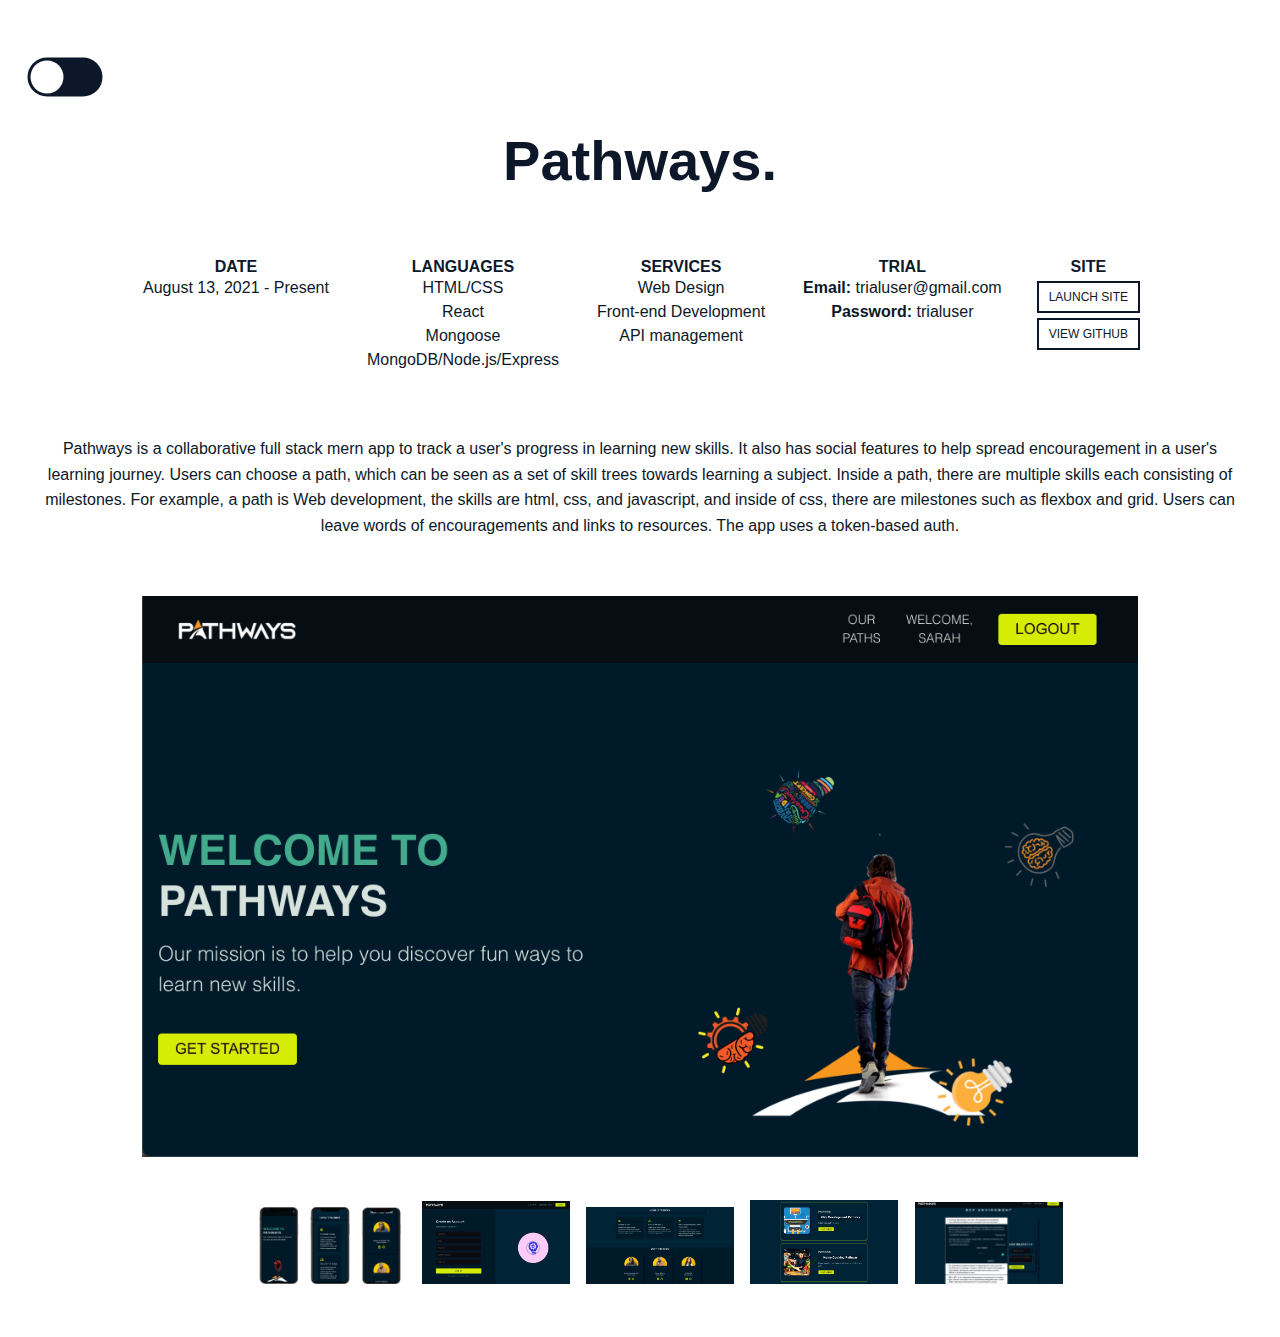
<file: projects/pathways.html>
<!DOCTYPE html>
<html lang="en">
<head>
    <meta charset="UTF-8">
    <meta http-equiv="X-UA-Compatible" content="IE=edge">
    <meta name="viewport" content="width=device-width, initial-scale=1.0">
    <link rel="stylesheet" href="project-style.css">
    <link rel="stylesheet" href="https://use.fontawesome.com/releases/v5.15.4/css/all.css" integrity="sha384-DyZ88mC6Up2uqS4h/KRgHuoeGwBcD4Ng9SiP4dIRy0EXTlnuz47vAwmeGwVChigm" crossorigin="anonymous">
    <title>Document</title>
</head>
<body>
   
    <div class="wrapper">
        <nav>
            <div class="theme-toggle">
                <input type="checkbox" class="checkbox" id="chk" />
                <label class="label" for="chk">
                    <i class="fas fa-moon"></i>
                    <i class="fas fa-sun"></i>
                    <div class="ball"></div>
                </label>
            </div>
            <div class = "goback">   <a href="/index.html#projects"><i class="fas fa-times"></i> </a></div>
        </nav>
        <div class="title">

            <h1>Pathways.</h1>
        </div>
       <div class="info">
            <div class="info-column">
                <b>DATE</b>
                <p>August 13, 2021 - Present</p>
            </div>
            <div class="info-column"> 
                <b>LANGUAGES</b>
                <p>HTML/CSS</p>
                <p>React</p>
                <p>Mongoose</p>
                <p>MongoDB/Node.js/Express</p>
                
                
                </div>
                <div class="info-column">
                    <b>SERVICES</b>
                    <p>Web Design</p>
                    <p>Front-end Development</p>
                    <p>API management</p>
                </div>
                <div class="info-column">
                    <b>TRIAL</b>
                    <p><strong>Email:</strong> trialuser@gmail.com</p>
                    <p><strong>Password:</strong> trialuser</p>
                    
                </div>
            <div class="info-column"> 
                <b>SITE</b>
                <a href="https://learn-with-pathways.herokuapp.com/" class="btn-custom" target="_blank" >LAUNCH SITE</a>
                <a href="https://github.com/RoseAHill/Pathways" class="btn-custom" target="_blank">VIEW GITHUB</a>
                
                
                
                </div>
          
        </div> 

        <div class="description">
            <p>Pathways is a collaborative full stack mern app to track a user's progress in learning new skills. It also has social features to help spread encouragement in a user's learning journey. Users can choose a path, which can be seen as a set of skill trees towards learning a subject. Inside a path, there are multiple skills each consisting of milestones. For example, a path is Web development, the skills are html, css, and javascript, and inside of css, there are milestones such as flexbox and grid. Users can leave words of encouragements and links to resources. The app uses a token-based auth. </p>

            
        </div>
        <div class="images"></div>


    </div>

    <div class="container">
	<figure>
		<img id="mainImg" src="project-images/pathways1.png">
	</figure>

	<ul>
		<li><img id="thumb4" src="./project-images/pathway-responsive.png"></li>
		<li><img id="thumb1" src="./project-images/pathways2.png"></li>
		<li><img id="thumb2" src="./project-images/pathways_3.png"></li>
		<li><img id="thumb3" src="./project-images/pathways4.png"></li>
		<li><img id="thumb5" src="./project-images/pathways6.png"></li>
	</ul>

</div>

<script src="./custom.js"></script>
</body>
</html>
</file>
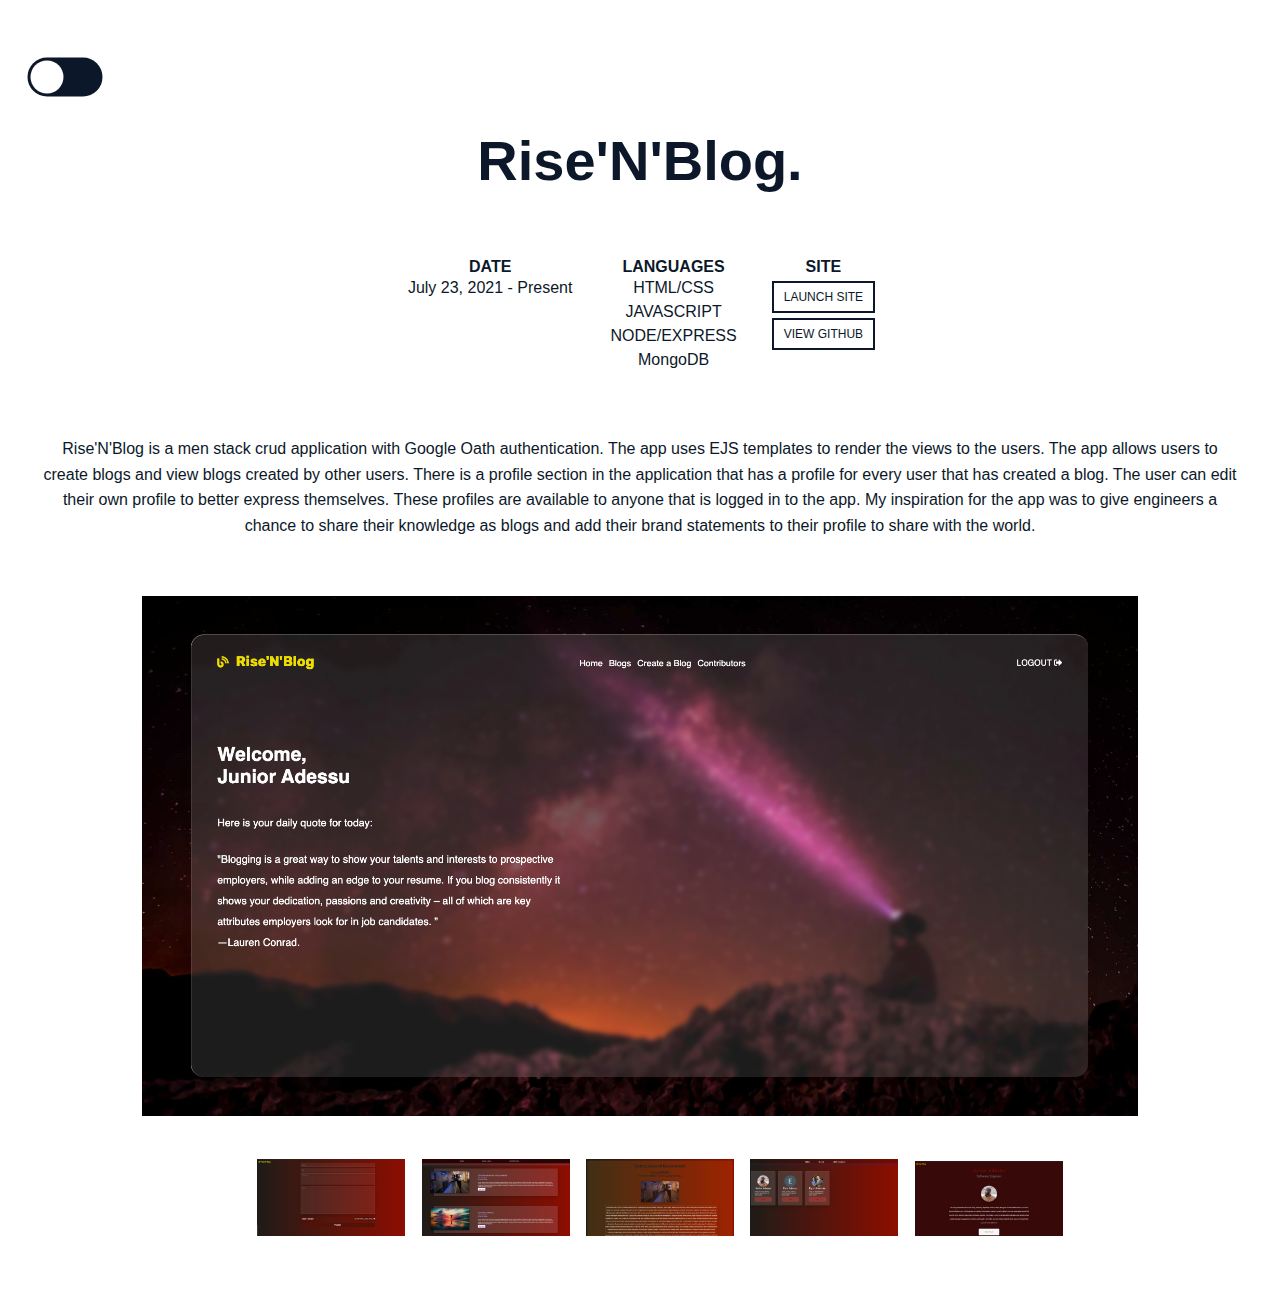
<file: projects/riseblog.html>
<!DOCTYPE html>
<html lang="en">
<head>
    <meta charset="UTF-8">
    <meta http-equiv="X-UA-Compatible" content="IE=edge">
    <meta name="viewport" content="width=device-width, initial-scale=1.0">
    <link rel="stylesheet" href="project-style.css">
    <link rel="stylesheet" href="https://use.fontawesome.com/releases/v5.15.4/css/all.css" integrity="sha384-DyZ88mC6Up2uqS4h/KRgHuoeGwBcD4Ng9SiP4dIRy0EXTlnuz47vAwmeGwVChigm" crossorigin="anonymous">
    <title>Document</title>
</head>
<body>
   
    <div class="wrapper">
        <nav>
            <div class="theme-toggle">
                <input type="checkbox" class="checkbox" id="chk" />
                <label class="label" for="chk">
                    <i class="fas fa-moon"></i>
                    <i class="fas fa-sun"></i>
                    <div class="ball"></div>
                </label>
            </div>
            
            <div class = "goback">   <a href="/index.html#projects"><i class="fas fa-times"></i> </a></div>
        </nav>
        <div class="title">

            <h1>Rise'N'Blog.</h1>
        </div>
       <div class="info">
            <div class="info-column">
                <b>DATE</b>
                <p>July 23, 2021 - Present</p>
            </div>
            <div class="info-column"> 
                <b>LANGUAGES</b>
                <p>HTML/CSS</p>
                <p>JAVASCRIPT</p>
                <p>NODE/EXPRESS</p>
                <p>MongoDB</p>
                
                
                </div>
            <div class="info-column"> 
                <b>SITE</b>
                <a href="https://risenblog.herokuapp.com/" class="btn-custom" target="_blank" >LAUNCH SITE</a>
                <a href="https://github.com/Jadessu/Rise-N-Blog" class="btn-custom" target="_blank">VIEW GITHUB</a>
                
                
                
                </div>
          
        </div> 

        <div class="description">
            <p>Rise'N'Blog is a men stack crud application with Google Oath authentication. The app uses EJS templates to render the views to the users. The app allows users to create blogs and view blogs created by other users. There is a profile section in the application that has a profile for every user that has created a blog. The user can edit their own profile to better express themselves. These profiles are available to anyone that is logged in to the app. My inspiration for the app was to give engineers a chance to share their knowledge as blogs and add their brand statements to their profile to share with the world. </p>
        </div>
        <div class="images"></div>


    </div>

    <div class="container">
	<figure>
		<img id="mainImg" src="project-images/blog1.png">
	</figure>

	<ul>
		<li><img id="thumb1" src="./project-images/blog2.png"></li>
		<li><img id="thumb2" src="./project-images/blog3.png"></li>
		<li><img id="thumb3" src="./project-images/blog4.png"></li>
		<li><img id="thumb4" src="./project-images/blog5.png"></li>
		<li><img id="thumb5" src="./project-images/blog6.png"></li>
	</ul>

</div>

<script src="./custom.js"></script>
</body>
</html>
</file>
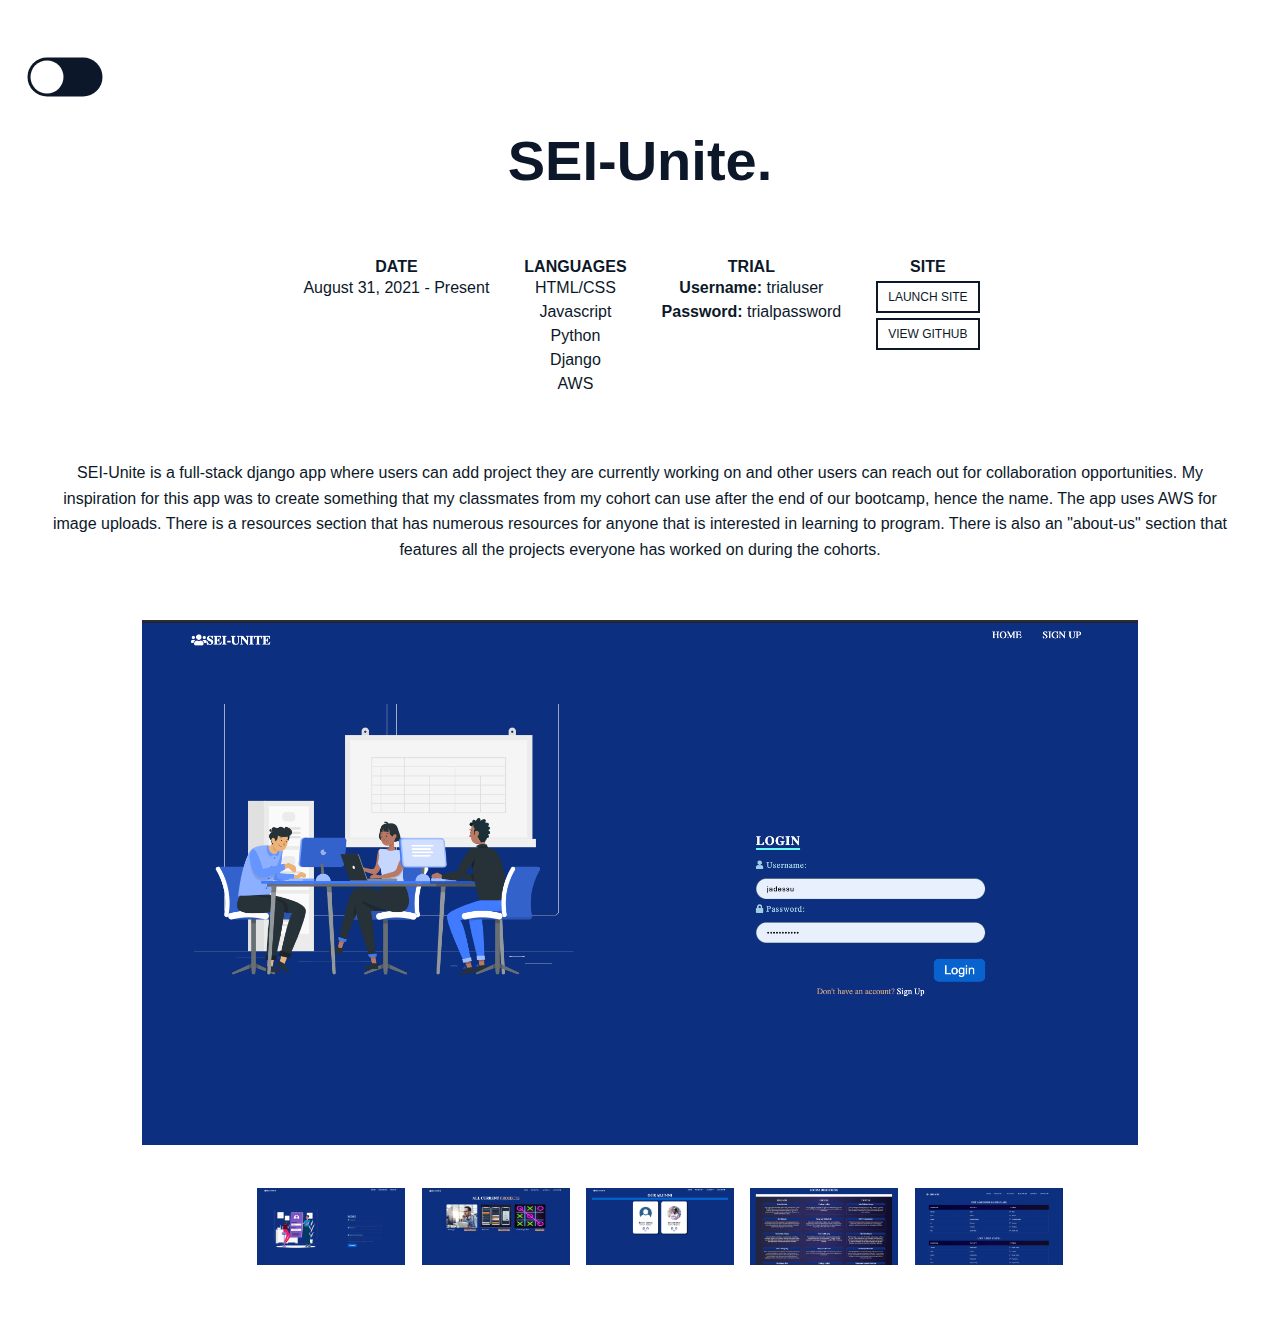
<file: projects/seiunite.html>
<!DOCTYPE html>
<html lang="en">
<head>
    <meta charset="UTF-8">
    <meta http-equiv="X-UA-Compatible" content="IE=edge">
    <meta name="viewport" content="width=device-width, initial-scale=1.0">
    <link rel="stylesheet" href="project-style.css">
    <link rel="stylesheet" href="https://use.fontawesome.com/releases/v5.15.4/css/all.css" integrity="sha384-DyZ88mC6Up2uqS4h/KRgHuoeGwBcD4Ng9SiP4dIRy0EXTlnuz47vAwmeGwVChigm" crossorigin="anonymous">
    <title>Document</title>
</head>
<body>
   
    <div class="wrapper">
        <nav>
            <div class="theme-toggle">
                <input type="checkbox" class="checkbox" id="chk" />
                <label class="label" for="chk">
                    <i class="fas fa-moon"></i>
                    <i class="fas fa-sun"></i>
                    <div class="ball"></div>
                </label>
            </div>
            <div class = "goback">   <a href="/index.html#projects"><i class="fas fa-times"></i> </a></div>
        </nav>
        <div class="title">

            <h1>SEI-Unite.</h1>
        </div>
       <div class="info">
            <div class="info-column">
                <b>DATE</b>
                <p>August 31, 2021 - Present</p>
            </div>
            <div class="info-column"> 
                <b>LANGUAGES</b>
                <p>HTML/CSS</p>
                <p>Javascript</p>
                <p>Python</p>
                <p>Django</p>
                <p>AWS</p>
                
                
                </div>
                <div class="info-column">
                    <b>TRIAL</b>
                    <p><strong>Username:</strong> trialuser</p>
                    <p><strong>Password:</strong> trialpassword</p>
                    
                </div>
               
            <div class="info-column"> 
                <b>SITE</b>
                <a href="https://sei-unite.herokuapp.com/" class="btn-custom" target="_blank" >LAUNCH SITE</a>
                <a href="https://github.com/Jadessu/sei-unite" class="btn-custom" target="_blank">VIEW GITHUB</a>
                
                
                
                </div>
          
        </div> 

        <div class="description">
            <p> SEI-Unite is a full-stack django app where users can add project they are currently working on and other users can reach out for collaboration opportunities. My inspiration for this app was to create something that my classmates from my cohort can use after the end of our bootcamp, hence the name. The app uses AWS for image uploads. There is a resources section that has numerous resources for anyone that is interested in learning to program. There is also an "about-us" section that features all the projects everyone has worked on during the cohorts. </p>
        </div>
        <div class="images"></div>


    </div>

    <div class="container">
	<figure>
		<img id="mainImg" src="project-images/sei1.png">
	</figure>

	<ul>
		<li><img id="thumb5" src="./project-images/sei7.png"></li>
		<li><img id="thumb1" src="./project-images/sei2.png"></li>
		<li><img id="thumb2" src="./project-images/sei4.png"></li>
		<li><img id="thumb3" src="./project-images/sei5.png"></li>
		<li><img id="thumb4" src="./project-images/sei6.png"></li>
	</ul>

</div>

<script src="./custom.js"></script>
</body>
</html>
</file>
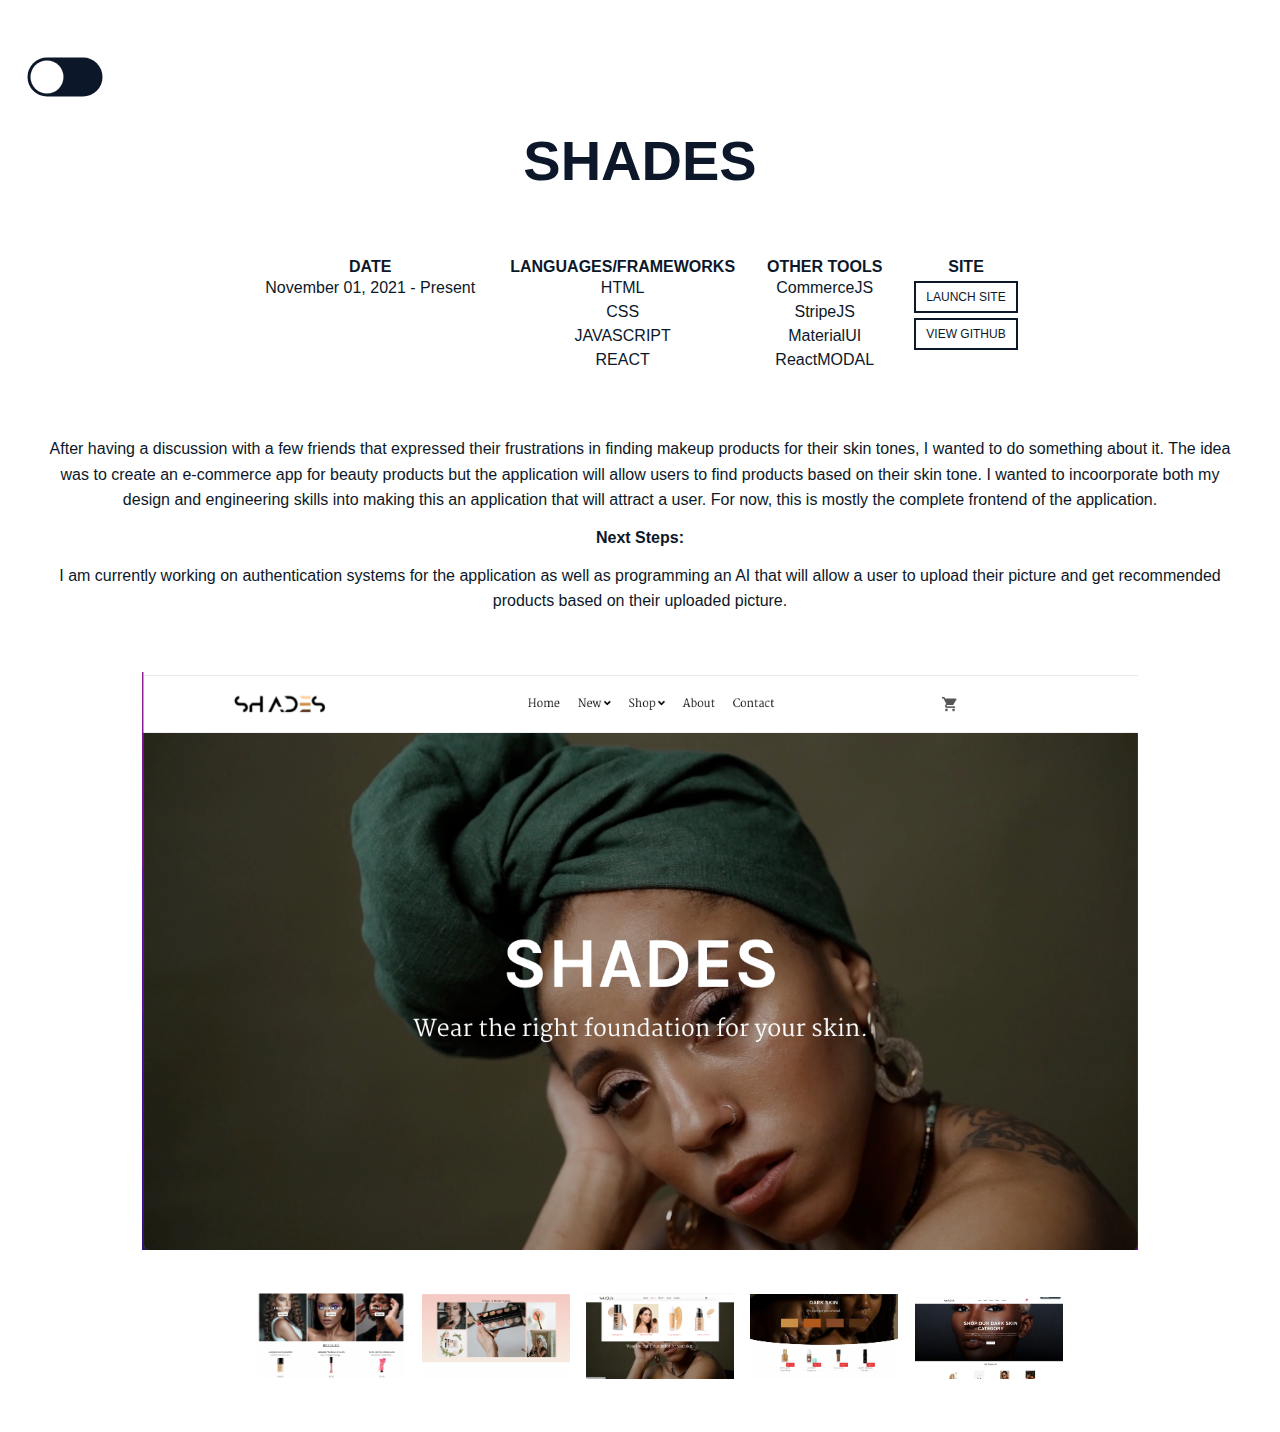
<file: projects/shades.html>
<!DOCTYPE html>
<html lang="en">
<head>
    <meta charset="UTF-8">
    <meta http-equiv="X-UA-Compatible" content="IE=edge">
    <meta name="viewport" content="width=device-width, initial-scale=1.0">
    <link rel="stylesheet" href="project-style.css">
    <link rel="stylesheet" href="https://use.fontawesome.com/releases/v5.15.4/css/all.css" integrity="sha384-DyZ88mC6Up2uqS4h/KRgHuoeGwBcD4Ng9SiP4dIRy0EXTlnuz47vAwmeGwVChigm" crossorigin="anonymous">
    <title>Document</title>
</head>
<body>
    <div class="wrapper">
         <nav>
            <div class="theme-toggle">
                <input type="checkbox" class="checkbox" id="chk" />
                <label class="label" for="chk">
                    <i class="fas fa-moon"></i>
                    <i class="fas fa-sun"></i>
                    <div class="ball"></div>
                </label>
            </div>
            <div class = "goback">   <a href="/index.html#projects"><i class="fas fa-times"></i> </a></div>
        </nav>
        <div class="title">
            
            <h1>SHADES</h1>
        </div>
       <div class="info">
            <div class="info-column">
                <b>DATE</b>
                <p>November 01, 2021 - Present</p>
            </div>
            <div class="info-column"> 
                <b>LANGUAGES/FRAMEWORKS</b>
                <p>HTML</p>
                <p>CSS</p>
                <p>JAVASCRIPT</p>
                <p>REACT</p>
                
                </div>
            <div class="info-column"> 
                <b>OTHER TOOLS</b>
                <p>CommerceJS</p>
                <p>StripeJS</p>
                <p>MaterialUI</p>
                <p>ReactMODAL</p>
                
                </div>
            <div class="info-column"> 
                <b>SITE</b>
                <a href="https://yourshades.netlify.app/" class="btn-custom" target="_blank" >LAUNCH SITE</a>
                <a href="https://github.com/Jadessu/commerce-app" class="btn-custom" target="_blank">VIEW GITHUB</a>
                
                
                
                </div>
          
        </div> 

        <div class="description">
            <p>After having a discussion with a few friends that expressed their frustrations in finding makeup products for their skin tones, I wanted to do something about it. The idea was to create an e-commerce app for beauty products but the application will allow users to find products based on their skin tone. I wanted to incoorporate both my design and engineering skills into making this an application that will attract a user. For now, this is mostly the complete frontend of the application.</p>
            <span><b>Next Steps:</b></span>
            <p>I am currently working on authentication systems for the application as well as programming an AI that will allow a user to upload their picture and get recommended products based on their uploaded picture.</p>
        </div>
        <div class="images"></div>


    </div>

    <div class="container ">
	<figure>
		<img id="mainImg" src="project-images/shades1.png">
	</figure>

	<ul>
		<li><img id="thumb1" src="./project-images/shades2.png"></li>
		<li><img id="thumb2" src="./project-images/shades3.png"></li>
		<li><img id="thumb3" src="./project-images/shades4.png"></li>
		<li><img id="thumb4" src="./project-images/shades5.png"></li>
		<li><img id="thumb5" src="./project-images/shades6.png"></li>
	</ul>

</div>
<!-- <div class="video-embed">
    <h3><span class="underline-text">Watch me</span> present this project:</h3>
    <iframe width="700" height="315"
src="https://www.youtube.com/embed/tgbNymZ7vqY">
</iframe>
</div> -->

<script src="./custom.js"></script>








</body>
</html>
</file>
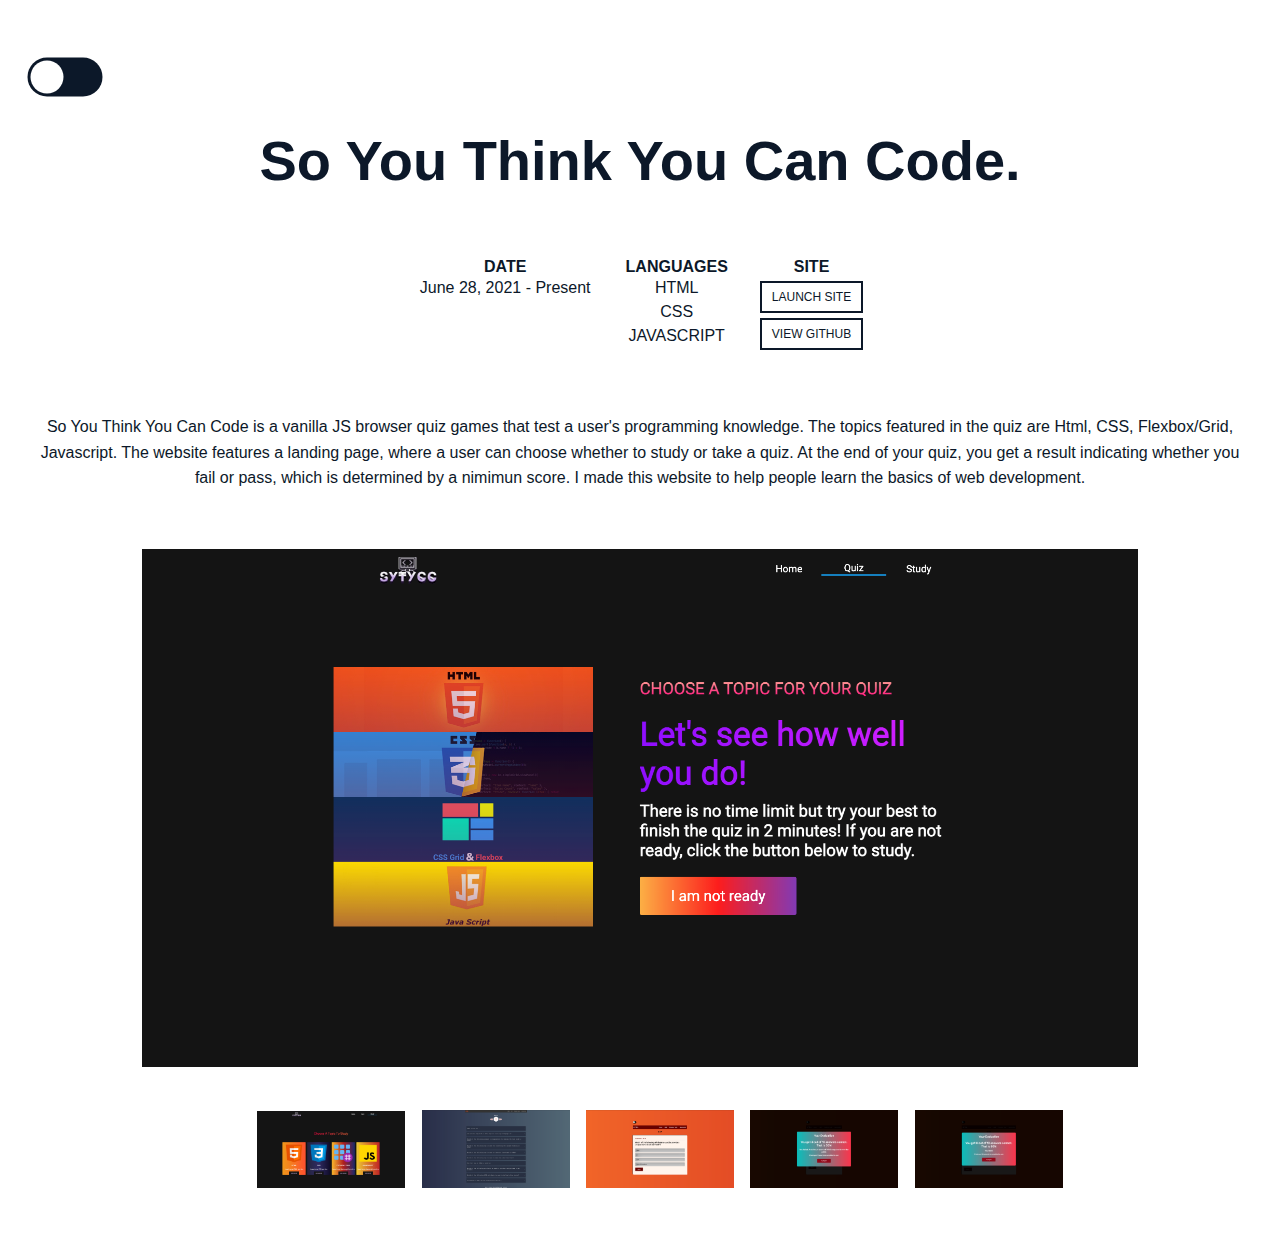
<file: projects/sytycc.html>
<!DOCTYPE html>
<html lang="en">
<head>
    <meta charset="UTF-8">
    <meta http-equiv="X-UA-Compatible" content="IE=edge">
    <meta name="viewport" content="width=device-width, initial-scale=1.0">
    <link rel="stylesheet" href="project-style.css">
    <link rel="stylesheet" href="https://use.fontawesome.com/releases/v5.15.4/css/all.css" integrity="sha384-DyZ88mC6Up2uqS4h/KRgHuoeGwBcD4Ng9SiP4dIRy0EXTlnuz47vAwmeGwVChigm" crossorigin="anonymous">
    <title>Document</title>
</head>
<body>
    <div class="wrapper">

         <nav>
            <div class="theme-toggle">
                <input type="checkbox" class="checkbox" id="chk" />
                <label class="label" for="chk">
                    <i class="fas fa-moon"></i>
                    <i class="fas fa-sun"></i>
                    <div class="ball"></div>
                </label>
            </div>
            <div class = "goback">   <a href="/index.html#projects"><i class="fas fa-times"></i> </a></div>
        </nav>
        <div class="title">
            
            <h1>So You Think You Can Code.</h1>
        </div>
       <div class="info">
            <div class="info-column">
                <b>DATE</b>
                <p>June 28, 2021 - Present</p>
            </div>
            <div class="info-column"> 
                <b>LANGUAGES</b>
                <p>HTML</p>
                <p>CSS</p>
                <p>JAVASCRIPT</p>
                
                </div>
            <div class="info-column"> 
                <b>SITE</b>
                <a href="https://sytycc.netlify.app/" class="btn-custom" target="_blank" >LAUNCH SITE</a>
                <a href="https://github.com/Jadessu/Project-Quiz-Game" class="btn-custom" target="_blank">VIEW GITHUB</a>
                
                
                
                </div>
          
        </div> 

        <div class="description">
            <p>So You Think You Can Code is a vanilla JS browser quiz games that test a user's programming knowledge. The topics featured in the quiz are Html, CSS, Flexbox/Grid, Javascript. The website features a landing page, where a user can choose whether to study or take a quiz. At the end of your quiz, you get a result indicating whether you fail or pass, which is determined by a nimimun score. I made this website to help people learn the basics of web development.</p>
        </div>
        <div class="images"></div>


    </div>

    <div class="container ">
	<figure>
		<img id="mainImg" src="project-images/sytycc1.png">
	</figure>

	<ul>
		<li><img id="thumb1" src="./project-images/sytycc2.png"></li>
		<li><img id="thumb2" src="./project-images/sytycc3.png"></li>
		<li><img id="thumb3" src="./project-images/sytycc4.png"></li>
		<li><img id="thumb4" src="./project-images/sytycc5.png"></li>
		<li><img id="thumb5" src="./project-images/sytycc6.png"></li>
	</ul>

</div>

<script src="./custom.js"></script>
</body>
</html>
</file>
<file: projects/project-style.css>
/* :root{
    --dark-blue: rgb(12, 24, 41);
    --light: rgb(255, 255, 255);
   
}

body.dark{
    --dark-blue: rgb(255, 255, 255);
    --light: rgb(12, 24, 41);
} */

html {
  box-sizing: border-box;
}
/* inherit border-box on all elements in the universe and before and after
 */
*, 
*:before, 
*:after {
  box-sizing: inherit;
}

body {
	font-family: Arial, Geneva, sans-serif;
    transition: var(--transition-delay);
    background-color: var(--light);
    --dark-blue: rgb(12, 24, 41);
    --light: rgb(255, 255, 255);
    --transition-delay: 1s;
}
.wrapper p, .wrapper b{
color: var(--dark-blue)
}

body.dark{
    --dark-blue: rgb(255, 255, 255);
    --light: rgb(12, 24, 41);
}
a {
	color: #2772B0;
}

.wrapper nav{
    display: flex;
    justify-content: space-between
    
}

.goback a{
    text-decoration: none;
}

.nav{
    color:var(--dark-blue);
    
}



.wrapper {
	width: 97%;
	max-width: 1200px;
	margin: 0 auto;
    margin-top: 4rem;
	float: none;
    display: flex;
    flex-direction: column;
    flex-wrap: wrap;
    /* align-items: center; */
    
    
    
}
.title{
    display: flex;
    justify-content: center;
}

.title h1{
    color: var(--dark-blue);
    font-size: 56px;
    font-weight: bold;
}

.info{
    display: inline-flex;
    flex-direction: row;
    justify-content: center;
    /* align-items: center; */
    text-align: center;
    
    margin: 28px 0 0;
    flex-wrap: wrap; 
}

.info-column{
    display: inline-flex;
    flex-direction: column;
    margin: 0 1rem;
}

.info-column P{
    margin: 3px;
}
.info h1{
    font-weight: 600;
    font-size: 12px;
    text-transform: uppercase;
    letter-spacing: .15em;
}

.info p{
    font-weight: 400;
}


.description{
    margin-top: 3rem;
    text-align: center;
    max-width: 100%;
    /* margin-left: 3rem;
    margin-right: 3rem; */
    flex-wrap: wrap;
    
    
}

.description p{
    font-weight: 400;
    font-size: 16px;
    line-height: 1.6rem;
    
}

.btn-custom {
	font-family: 'Montserrat', sans-serif;
	text-transform: uppercase;
	color: var(--dark-blue);
	background-color: transparent;
	border: 2px solid var(--dark-blue);
	padding: 7px 10px;
	margin: 0;
	font-size: 12px;
	border-radius: 0;
	margin-top: 5px;
	transition: all 0.5s;
    /* margin-bottom: 1rem; */
}
.btn-custom:hover, .btn-custom:focus, .btn-custom.focus, .btn-custom:active, .btn-custom.active {
	color: var(--light);
	background-color: var(--dark-blue);
}

.info-column a{
    text-decoration: none;
}

/* IMAGES */

img{
	max-width: 100%;
}
.container{
	padding: 40px 0;
}
figure{
	max-width: 1000px;
	margin: 0 auto 40px;
	border:2px solid var(--light);
}
figure img{
	max-width: 100%;
	min-width: 100%;
	display: block;
}
ul{
	list-style: none;
	margin: 0;
	text-align: center;
}
ul li{
	margin: 0 5px;
	display: inline-block;
	width: 150px;
	border:1px solid var(--light);
	cursor: pointer;
}
ul li img{
	display: block;
}

/* dark mode */
.checkbox {
	opacity: 0;
	position: absolute;
}

.label {
	background-color: var(--dark-blue);
	border-radius: 50px;
	cursor: pointer;
	display: flex;
	align-items: center;
	justify-content: space-between;
	padding: 5px;
	position: relative;
	height: 26px;
	width: 50px;
	transform: scale(1.5);
}

.label .ball {
	background-color: var(--light);
	border-radius: 50%;
	position: absolute;
	top: 2px;
	left: 2px;
	height: 22px;
	width: 22px;
	transform: translateX(0px);
	transition: transform 0.2s linear;
}

.checkbox:checked + .label .ball {
	transform: translateX(24px);
}


.fa-moon {
	color: #f1c40f;
}

.fa-sun {
	color: #f39c12;
}
.fa-times{
    color: var(--dark-blue);
}



/* Mobile Landscape Screen Sizes */
@media only screen and (min-width: 480px)  {

}
/* Desktop screen Sizes */
@media only screen and (min-width: 768px) {
.video-embed{
    display: flex;
    justify-content: center;
    align-items: center;
    flex-direction: column;
}	
.video-embed h3{
    color: var(--dark-blue)
}

.underline-text{
    color: red;
}

}

/* mobile */
@media only screen 
  and (min-device-width: 320px) 
  and (max-device-width: 480px)
  and (-webkit-min-device-pixel-ratio: 2) {

    .wrapper nav{
        flex-direction: column;
        align-items: center;
    }
    .wrapper nav .theme-toggle{
        display: none;
    }
    .wrapper .title{
        text-align: center;
    }

}

.details{
    display: flex;
    justify-content: space-around;
}
</file>
